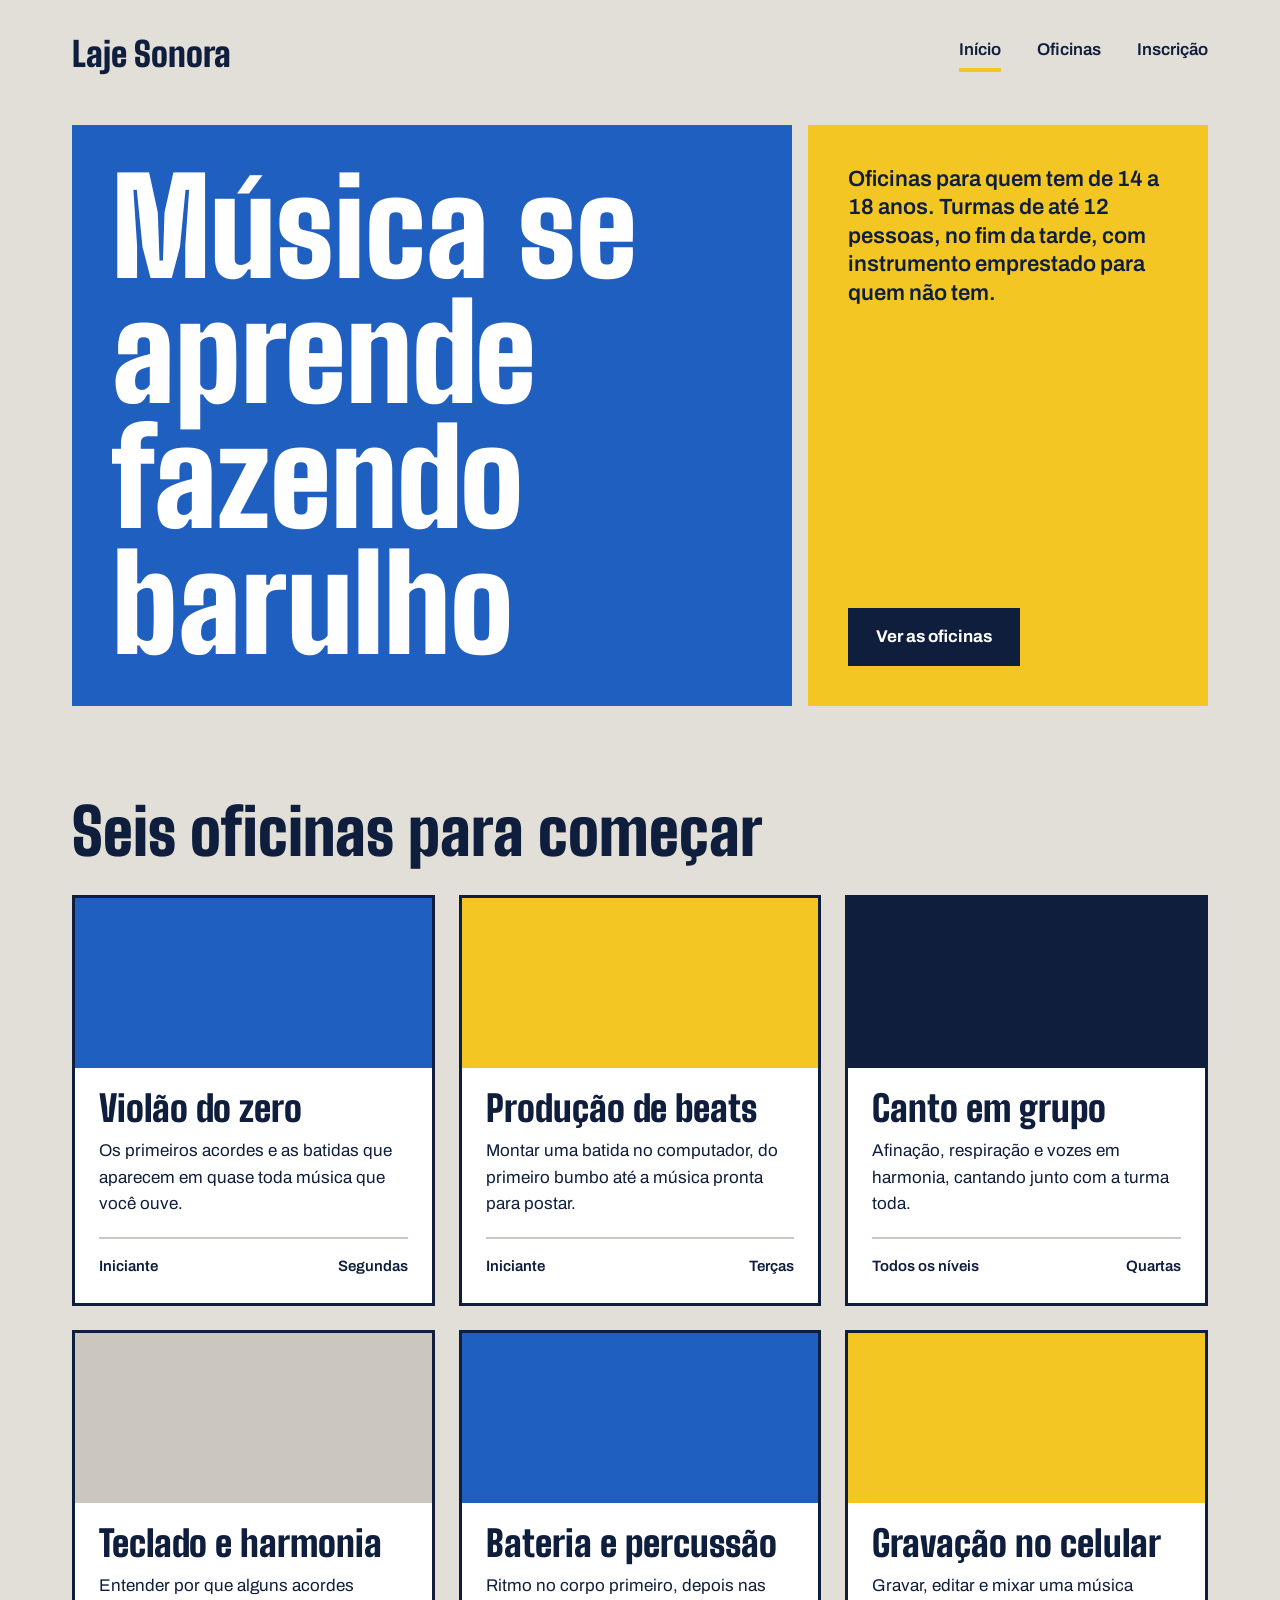
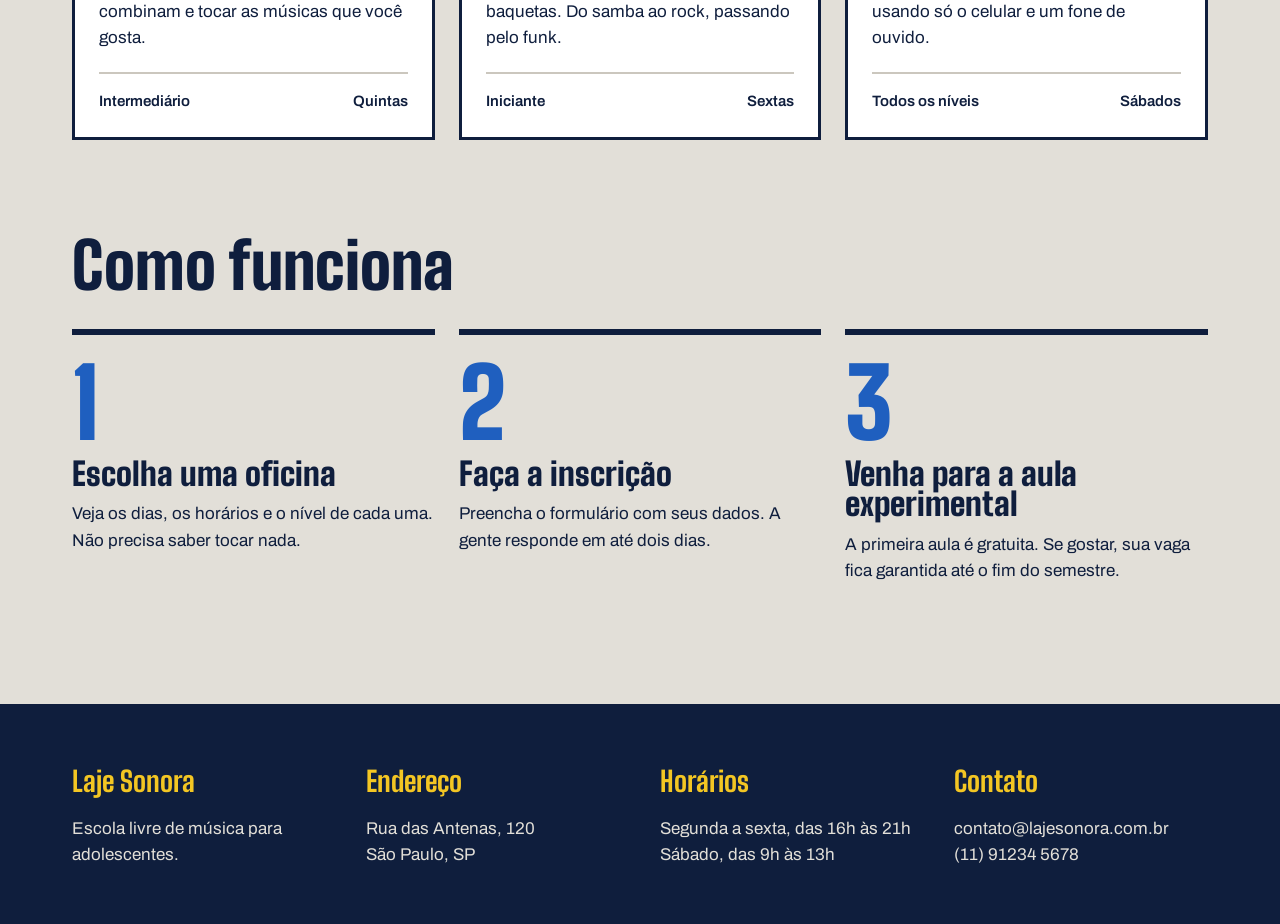
<file: index.html>
<!DOCTYPE html>
<html lang="pt-BR">
<head>
    <meta charset="UTF-8">
    <meta name="viewport" content="width=device-width, initial-scale=1.0">
    <title>Laje Sonora | Início</title>
    <link rel="preconnect" href="https://fonts.googleapis.com">
    <link rel="preconnect" href="https://fonts.gstatic.com" crossorigin>
    <link href="https://fonts.googleapis.com/css2?family=Archivo:wght@400;500;600;700&family=Big+Shoulders+Display:wght@600;700;800&display=swap" rel="stylesheet">
    <link rel="preconnect" href="https://fonts.googleapis.com">
    <link rel="preconnect" href="https://fonts.gstatic.com" crossorigin>
    <link href="https://fonts.googleapis.com/css2?family=Big+Shoulders:opsz,wght@10..72,100..900&display=swap" rel="stylesheet">
    <link rel="preconnect" href="https://fonts.googleapis.com">
    <link rel="preconnect" href="https://fonts.gstatic.com" crossorigin>
    <link href="https://fonts.googleapis.com/css2?family=Archivo:ital,wght@0,100..900;1,100..900&family=Big+Shoulders:opsz,wght@10..72,100..900&display=swap" rel="stylesheet">
    <link rel="stylesheet" href="index.css">
</head>
<body>

    <header class="conteudo topo">
        <a class="logo" href="index.html">Laje Sonora</a>

        <nav class="menu">
            <a class="atual" href="index.html">Início</a>
            <a href="oficinas.html">Oficinas</a>
            <a href="inscricao.html">Inscrição</a>
        </nav>
    </header>

    <main>
        <section class="conteudo cartazes">
            <div class="cartaz cartaz-principal">
                <h1>Música se aprende fazendo barulho</h1>
            </div>

            <div class="cartaz cartaz-lateral">
                <p>
                    Oficinas para quem tem de 14 a 18 anos.
                    Turmas de até 12 pessoas, no fim da tarde,
                    com instrumento emprestado para quem não tem.
                </p>

                <a class="botao" href="oficinas.html">Ver as oficinas</a>
            </div>
        </section>

        <section class="conteudo secao">
            <h2 class="titulo-secao">Seis oficinas para começar</h2>

            <div class="cards">

                <article class="card">
                    <div class="foto foto-azul"></div>
                    <div class="card-texto">
                        <h3>Violão do zero</h3>
                        <p>Os primeiros acordes e as batidas que aparecem em quase toda música que você ouve.</p>
                        <div class="card-info">
                            <span>Iniciante</span>
                            <span>Segundas</span>
                        </div>
                    </div>
                </article>

                <article class="card">
                    <div class="foto foto-amarela"></div>
                    <div class="card-texto">
                        <h3>Produção de beats</h3>
                        <p>Montar uma batida no computador, do primeiro bumbo até a música pronta para postar.</p>
                        <div class="card-info">
                            <span>Iniciante</span>
                            <span>Terças</span>
                        </div>
                    </div>
                </article>

                <article class="card">
                    <div class="foto foto-tinta"></div>
                    <div class="card-texto">
                        <h3>Canto em grupo</h3>
                        <p>Afinação, respiração e vozes em harmonia, cantando junto com a turma toda.</p>
                        <div class="card-info">
                            <span>Todos os níveis</span>
                            <span>Quartas</span>
                        </div>
                    </div>
                </article>

                <article class="card">
                    <div class="foto"></div>
                    <div class="card-texto">
                        <h3>Teclado e harmonia</h3>
                        <p>Entender por que alguns acordes combinam e tocar as músicas que você gosta.</p>
                        <div class="card-info">
                            <span>Intermediário</span>
                            <span>Quintas</span>
                        </div>
                    </div>
                </article>

                <article class="card">
                    <div class="foto foto-azul"></div>
                    <div class="card-texto">
                        <h3>Bateria e percussão</h3>
                        <p>Ritmo no corpo primeiro, depois nas baquetas. Do samba ao rock, passando pelo funk.</p>
                        <div class="card-info">
                            <span>Iniciante</span>
                            <span>Sextas</span>
                        </div>
                    </div>
                </article>

                <article class="card">
                    <div class="foto foto-amarela"></div>
                    <div class="card-texto">
                        <h3>Gravação no celular</h3>
                        <p>Gravar, editar e mixar uma música usando só o celular e um fone de ouvido.</p>
                        <div class="card-info">
                            <span>Todos os níveis</span>
                            <span>Sábados</span>
                        </div>
                    </div>
                </article>

            </div>
        </section>

        <section class="conteudo secao">
            <h2 class="titulo-secao">Como funciona</h2>

            <div class="passos">

                <div class="passo">
                    <p class="passo-numero">1</p>
                    <h3>Escolha uma oficina</h3>
                    <p>Veja os dias, os horários e o nível de cada uma. Não precisa saber tocar nada.</p>
                </div>

                <div class="passo">
                    <p class="passo-numero">2</p>
                    <h3>Faça a inscrição</h3>
                    <p>Preencha o formulário com seus dados. A gente responde em até dois dias.</p>
                </div>

                <div class="passo">
                    <p class="passo-numero">3</p>
                    <h3>Venha para a aula experimental</h3>
                    <p>A primeira aula é gratuita. Se gostar, sua vaga fica garantida até o fim do semestre.</p>
                </div>

            </div>
        </section>
    </main>

    <footer class="rodape">
        <div class="conteudo rodape-colunas">

            <div class="rodape-coluna">
                <h4>Laje Sonora</h4>
                <p>Escola livre de música para adolescentes.</p>
            </div>

            <div class="rodape-coluna">
                <h4>Endereço</h4>
                <p>Rua das Antenas, 120<br>São Paulo, SP</p>
            </div>

            <div class="rodape-coluna">
                <h4>Horários</h4>
                <p>Segunda a sexta, das 16h às 21h<br>Sábado, das 9h às 13h</p>
            </div>

            <div class="rodape-coluna">
                <h4>Contato</h4>
                <p>contato@lajesonora.com.br<br>(11) 91234 5678</p>
            </div>

        </div>
    </footer>

</body>
</html>
</file>
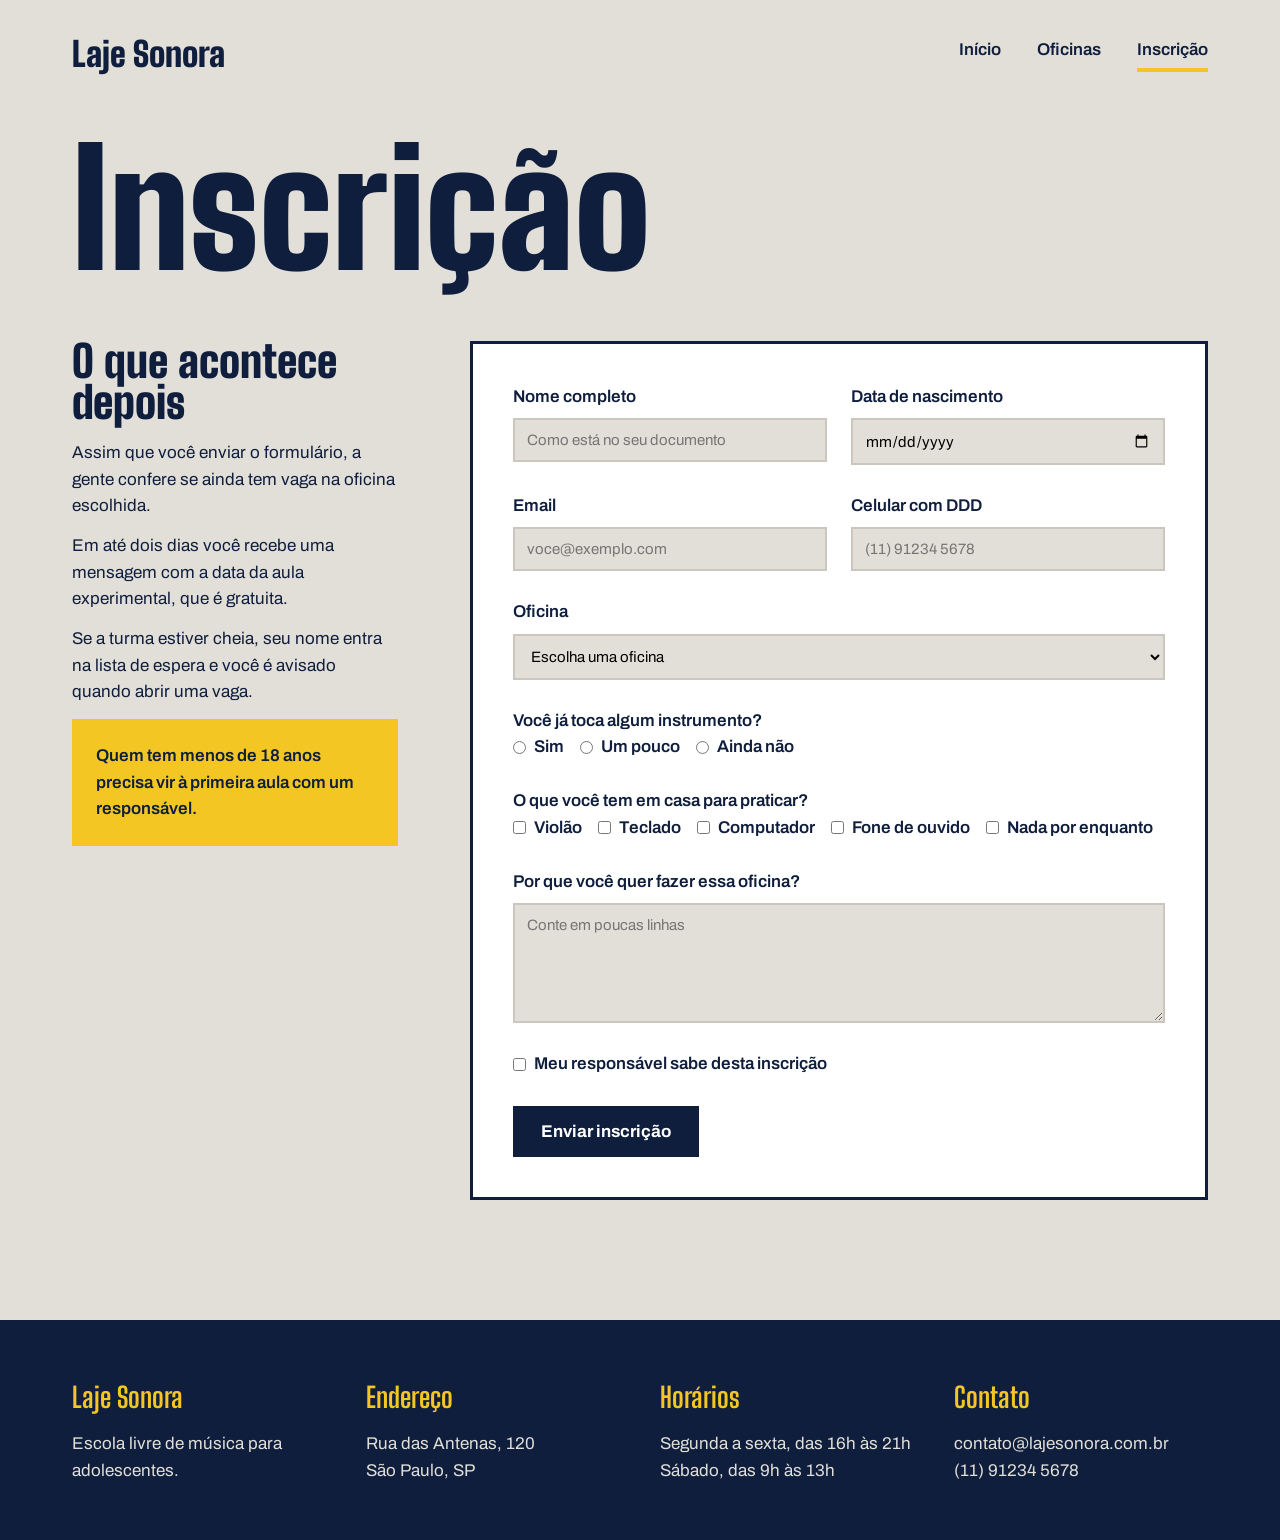
<file: inscricao.html>
<!DOCTYPE html>
<html lang="pt-BR">
<head>
    <meta charset="UTF-8">
    <meta name="viewport" content="width=device-width, initial-scale=1.0">
    <title>Laje Sonora | Inscrição</title>
    <link rel="preconnect" href="https://fonts.googleapis.com">
    <link rel="preconnect" href="https://fonts.gstatic.com" crossorigin>
    <link href="https://fonts.googleapis.com/css2?family=Archivo:ital,wght@0,100..900;1,100..900&family=Big+Shoulders+Display:wght@100..900&display=swap" rel="stylesheet">
    <link rel="stylesheet" href="inscricao.css">
</head>
<body>
    <header class="conteudo topo">
        <a href="index.html" class="logo">Laje Sonora</a>
        <nav class="menu">
            <a href="index.html">Início</a>
            <a href="oficinas.html">Oficinas</a>
            <a href="inscricao.html" class="atual">Inscrição</a>
        </nav>
    </header>

    <main class="conteudo">
        <h1 class="titulo-pagina">Inscrição</h1>
        <div class="inscricao">
            <section class="explicacao">
                <h2>O que acontece depois</h2>
                <p>Assim que você enviar o formulário, a gente confere se ainda tem vaga na oficina escolhida.</p>
                <p>Em até dois dias você recebe uma mensagem com a data da aula experimental, que é gratuita.</p>
                <p>Se a turma estiver cheia, seu nome entra na lista de espera e você é avisado quando abrir uma vaga.</p>
                <p class="aviso">Quem tem menos de 18 anos precisa vir à primeira aula com um responsável.</p>
            </section>

            <form class="formulario" action="#" method="post">
                <div class="linha">
                    <div class="campo">
                        <label for="nome">Nome completo</label>
                        <input type="text" id="nome" name="nome" placeholder="Como está no seu documento" required>
                    </div>
                    <div class="campo">
                        <label for="nascimento">Data de nascimento</label>
                        <input type="date" id="nascimento" name="nascimento" required>
                    </div>
                </div>

                <div class="linha">
                    <div class="campo">
                        <label for="email">Email</label>
                        <input type="email" id="email" name="email" placeholder="voce@exemplo.com" required>
                    </div>
                    <div class="campo">
                        <label for="telefone">Celular com DDD</label>
                        <input type="tel" id="telefone" name="telefone" placeholder="(11) 91234 5678" required>
                    </div>
                </div>

                <div class="campo">
                    <label for="oficina">Oficina</label>
                    <select id="oficina" name="oficina" required>
                        <option value="">Escolha uma oficina</option>
                        <option value="violao">Violão do zero</option>
                        <option value="beats">Produção de beats</option>
                        <option value="canto">Canto em grupo</option>
                        <option value="teclado">Teclado e harmonia</option>
                        <option value="bateria">Bateria e percussão</option>
                        <option value="gravacao">Gravação no celular</option>
                    </select>
                </div>

                <fieldset class="grupo">
                    <legend>Você já toca algum instrumento?</legend>
                    <div class="opcoes">
                        <div class="opcao">
                            <input type="radio" id="tocaSim" name="toca" value="sim">
                            <label for="tocaSim">Sim</label>
                        </div>
                        <div class="opcao">
                            <input type="radio" id="tocaPouco" name="toca" value="pouco">
                            <label for="tocaPouco">Um pouco</label>
                        </div>
                        <div class="opcao">
                            <input type="radio" id="tocaNao" name="toca" value="nao">
                            <label for="tocaNao">Ainda não</label>
                        </div>
                    </div>
                </fieldset>

                <fieldset class="grupo">
                    <legend>O que você tem em casa para praticar?</legend>
                    <div class="opcoes">
                        <div class="opcao">
                            <input type="checkbox" id="temViolao" name="tem" value="violao">
                            <label for="temViolao">Violão</label>
                        </div>
                        <div class="opcao">
                            <input type="checkbox" id="temTeclado" name="tem" value="teclado">
                            <label for="temTeclado">Teclado</label>
                        </div>
                        <div class="opcao">
                            <input type="checkbox" id="temComputador" name="tem" value="computador">
                            <label for="temComputador">Computador</label>
                        </div>
                        <div class="opcao">
                            <input type="checkbox" id="temFone" name="tem" value="fone">
                            <label for="temFone">Fone de ouvido</label>
                        </div>
                        <div class="opcao">
                            <input type="checkbox" id="temNada" name="tem" value="nada">
                            <label for="temNada">Nada por enquanto</label>
                        </div>
                    </div>
                </fieldset>

                <div class="campo">
                    <label for="motivo">Por que você quer fazer essa oficina?</label>
                    <textarea id="motivo" name="motivo" placeholder="Conte em poucas linhas"></textarea>
                </div>

                <div class="opcao">
                    <input type="checkbox" id="responsavel" name="responsavel" required>
                    <label for="responsavel">Meu responsável sabe desta inscrição</label>
                </div>

                <div>
                    <button class="botao" type="submit">Enviar inscrição</button>
                </div>
            </form>
        </div>
    </main>

    <footer class="rodape">
        <div class="conteudo rodape-colunas">
            <div class="rodape-coluna">
                <h4>Laje Sonora</h4>
                <p>Escola livre de música para adolescentes.</p>
            </div>
            <div class="rodape-coluna">
                <h4>Endereço</h4>
                <p>Rua das Antenas, 120<br>São Paulo, SP</p>
            </div>
            <div class="rodape-coluna">
                <h4>Horários</h4>
                <p>Segunda a sexta, das 16h às 21h<br>Sábado, das 9h às 13h</p>
            </div>
            <div class="rodape-coluna">
                <h4>Contato</h4>
                <p>contato@lajesonora.com.br<br>(11) 91234 5678</p>
            </div>
        </div>
    </footer>
</body>
</html>
</file>
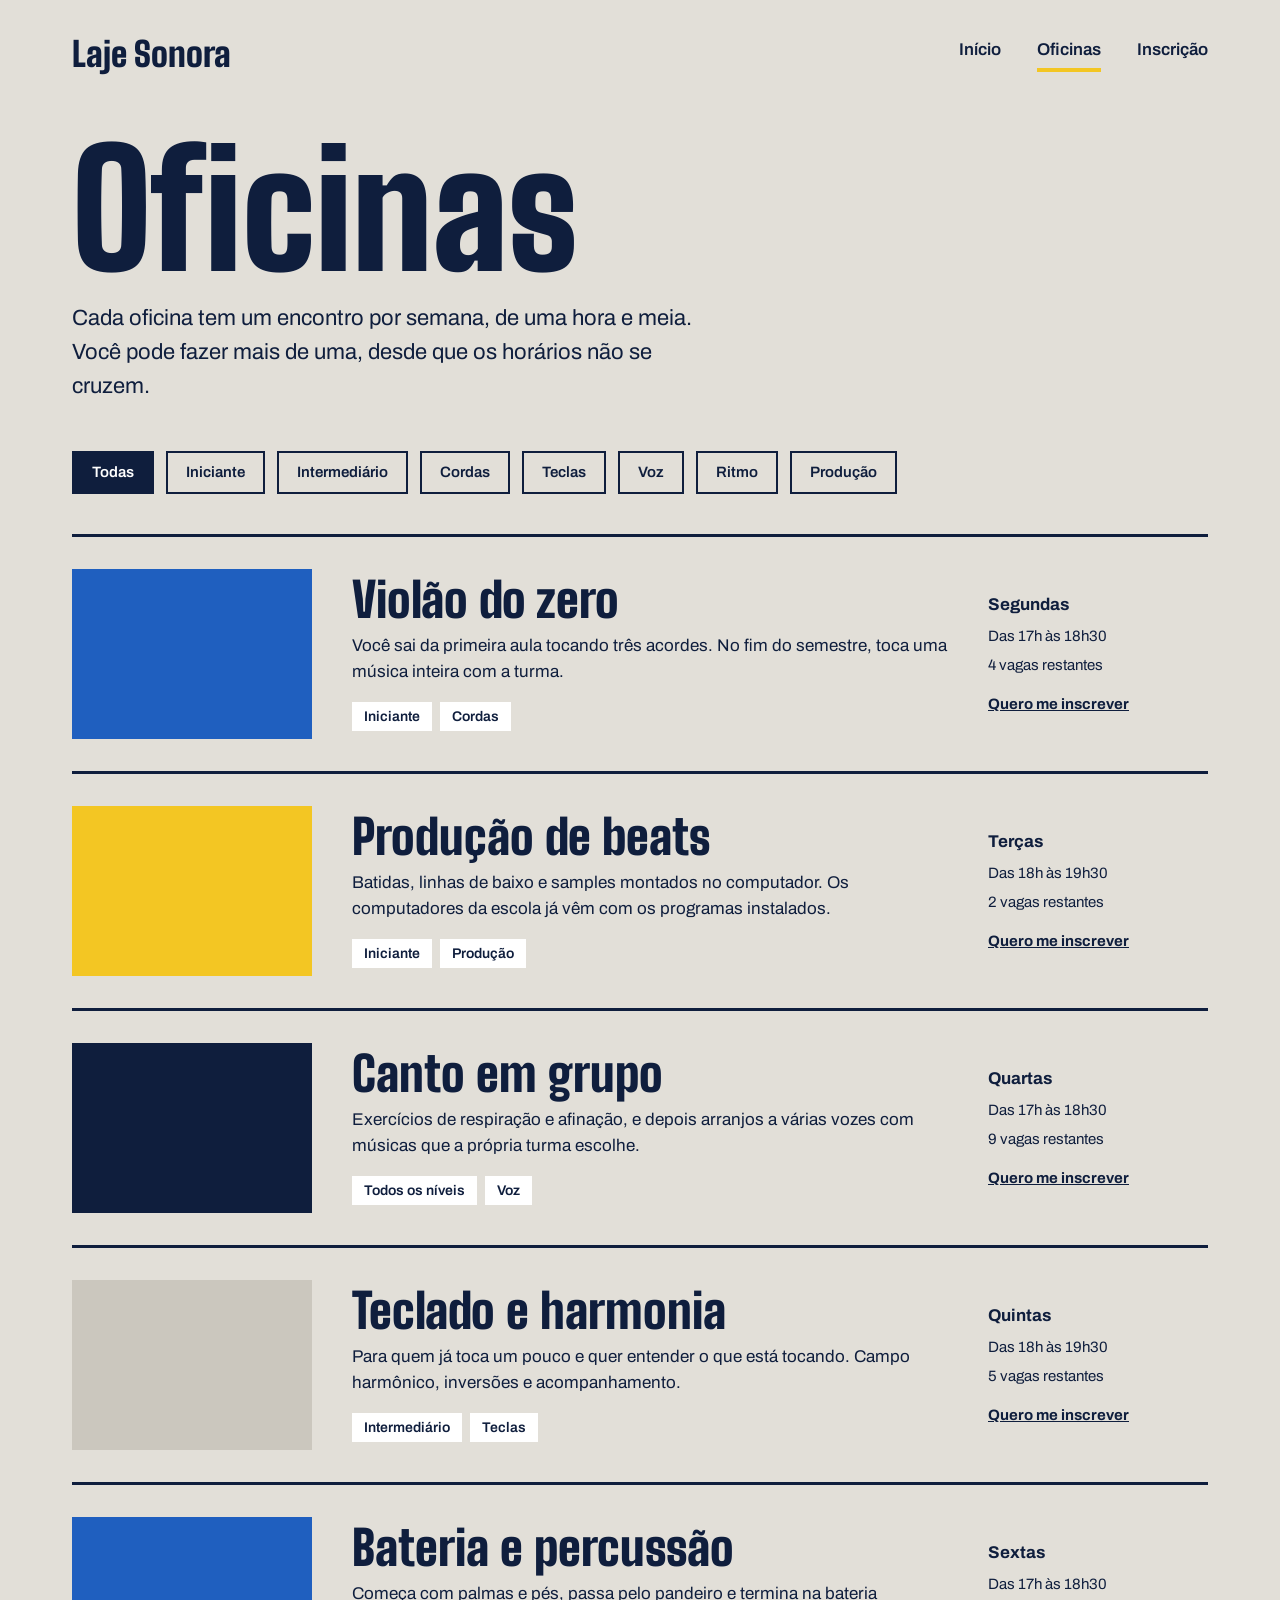
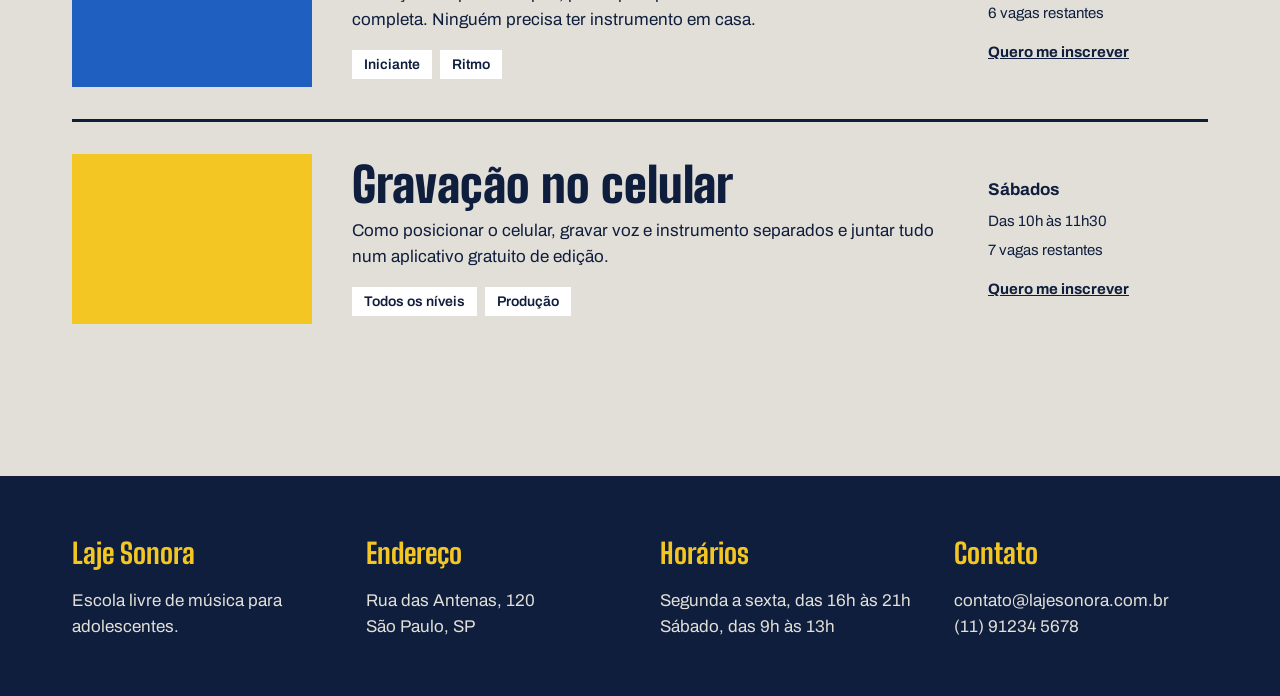
<file: oficinas.html>
<!DOCTYPE html>
<html lang="pt-BR">
<head>
    <meta charset="UTF-8">
    <meta name="viewport" content="width=device-width, initial-scale=1.0">
    <title>Laje Sonora | Oficinas</title>

    <link rel="preconnect" href="https://fonts.googleapis.com">
    <link rel="preconnect" href="https://fonts.gstatic.com" crossorigin>
    <link href="https://fonts.googleapis.com/css2?family=Archivo:wght@400;500;600;700&family=Big+Shoulders:opsz,wght@10..72,100..900&display=swap" rel="stylesheet">

    <link rel="stylesheet" href="oficinas.css">
</head>
<body>

    <header class="conteudo topo">
        <a class="logo" href="index.html">Laje Sonora</a>

        <nav class="menu">
            <a href="index.html">Início</a>
            <a class="atual" href="oficinas.html">Oficinas</a>
            <a href="inscricao.html">Inscrição</a>
        </nav>
    </header>

    <main class="conteudo">

        <h1 class="titulo-pagina">Oficinas</h1>

        <p class="subtitulo-pagina">
            Cada oficina tem um encontro por semana, de uma hora e meia.
            Você pode fazer mais de uma, desde que os horários não se cruzem.
        </p>

        <div class="filtros">
            <span class="filtro ativo">Todas</span>
            <span class="filtro">Iniciante</span>
            <span class="filtro">Intermediário</span>
            <span class="filtro">Cordas</span>
            <span class="filtro">Teclas</span>
            <span class="filtro">Voz</span>
            <span class="filtro">Ritmo</span>
            <span class="filtro">Produção</span>
        </div>

        <div class="lista">

            <article class="oficina">
                <div class="foto foto-azul"></div>
                <div class="oficina-texto">
                    <h2>Violão do zero</h2>
                    <p>Você sai da primeira aula tocando três acordes. No fim do semestre, toca uma música inteira com a turma.</p>
                    <div class="etiquetas">
                        <span class="etiqueta">Iniciante</span>
                        <span class="etiqueta">Cordas</span>
                    </div>
                </div>
                <div class="oficina-detalhes">
                    <strong>Segundas</strong>
                    <span>Das 17h às 18h30</span>
                    <span>4 vagas restantes</span>
                    <a href="inscricao.html">Quero me inscrever</a>
                </div>
            </article>

            <article class="oficina">
                <div class="foto foto-amarela"></div>
                <div class="oficina-texto">
                    <h2>Produção de beats</h2>
                    <p>Batidas, linhas de baixo e samples montados no computador. Os computadores da escola já vêm com os programas instalados.</p>
                    <div class="etiquetas">
                        <span class="etiqueta">Iniciante</span>
                        <span class="etiqueta">Produção</span>
                    </div>
                </div>
                <div class="oficina-detalhes">
                    <strong>Terças</strong>
                    <span>Das 18h às 19h30</span>
                    <span>2 vagas restantes</span>
                    <a href="inscricao.html">Quero me inscrever</a>
                </div>
            </article>

            <article class="oficina">
                <div class="foto foto-tinta"></div>
                <div class="oficina-texto">
                    <h2>Canto em grupo</h2>
                    <p>Exercícios de respiração e afinação, e depois arranjos a várias vozes com músicas que a própria turma escolhe.</p>
                    <div class="etiquetas">
                        <span class="etiqueta">Todos os níveis</span>
                        <span class="etiqueta">Voz</span>
                    </div>
                </div>
                <div class="oficina-detalhes">
                    <strong>Quartas</strong>
                    <span>Das 17h às 18h30</span>
                    <span>9 vagas restantes</span>
                    <a href="inscricao.html">Quero me inscrever</a>
                </div>
            </article>

            <article class="oficina">
                <div class="foto"></div>
                <div class="oficina-texto">
                    <h2>Teclado e harmonia</h2>
                    <p>Para quem já toca um pouco e quer entender o que está tocando. Campo harmônico, inversões e acompanhamento.</p>
                    <div class="etiquetas">
                        <span class="etiqueta">Intermediário</span>
                        <span class="etiqueta">Teclas</span>
                    </div>
                </div>
                <div class="oficina-detalhes">
                    <strong>Quintas</strong>
                    <span>Das 18h às 19h30</span>
                    <span>5 vagas restantes</span>
                    <a href="inscricao.html">Quero me inscrever</a>
                </div>
            </article>

            <article class="oficina">
                <div class="foto foto-azul"></div>
                <div class="oficina-texto">
                    <h2>Bateria e percussão</h2>
                    <p>Começa com palmas e pés, passa pelo pandeiro e termina na bateria completa. Ninguém precisa ter instrumento em casa.</p>
                    <div class="etiquetas">
                        <span class="etiqueta">Iniciante</span>
                        <span class="etiqueta">Ritmo</span>
                    </div>
                </div>
                <div class="oficina-detalhes">
                    <strong>Sextas</strong>
                    <span>Das 17h às 18h30</span>
                    <span>6 vagas restantes</span>
                    <a href="inscricao.html">Quero me inscrever</a>
                </div>
            </article>

            <article class="oficina">
                <div class="foto foto-amarela"></div>
                <div class="oficina-texto">
                    <h2>Gravação no celular</h2>
                    <p>Como posicionar o celular, gravar voz e instrumento separados e juntar tudo num aplicativo gratuito de edição.</p>
                    <div class="etiquetas">
                        <span class="etiqueta">Todos os níveis</span>
                        <span class="etiqueta">Produção</span>
                    </div>
                </div>
                <div class="oficina-detalhes">
                    <strong>Sábados</strong>
                    <span>Das 10h às 11h30</span>
                    <span>7 vagas restantes</span>
                    <a href="inscricao.html">Quero me inscrever</a>
                </div>
            </article>

        </div>
    </main>

    <footer class="rodape">
        <div class="conteudo rodape-colunas">

            <div class="rodape-coluna">
                <h4>Laje Sonora</h4>
                <p>Escola livre de música para adolescentes.</p>
            </div>

            <div class="rodape-coluna">
                <h4>Endereço</h4>
                <p>Rua das Antenas, 120<br>São Paulo, SP</p>
            </div>

            <div class="rodape-coluna">
                <h4>Horários</h4>
                <p>Segunda a sexta, das 16h às 21h<br>Sábado, das 9h às 13h</p>
            </div>

            <div class="rodape-coluna">
                <h4>Contato</h4>
                <p>contato@lajesonora.com.br<br>(11) 91234 5678</p>
            </div>

        </div>
    </footer>

</body>
</html>
</file>
<file: index.css>
* {
    margin: 0;
    padding: 0;
    box-sizing: border-box;
  }
  
  :root {
    --concreto: #E2DFD8;
    --concreto-escuro: #CBC7BE;
    --tinta: #0F1E3D;
    --caixa-dagua: #1F5FBF;
    --fita: #F3C623;
    --branco: #FFFFFF;
  
    --fonte-cartaz: "Big Shoulders", "Arial Narrow", sans-serif;
    --fonte-texto: "Archivo", Arial, sans-serif;
  }
  
  body {
    background-color: var(--concreto);
    color: var(--tinta);
    font-family: var(--fonte-texto);
    font-size: 17px;
    line-height: 1.55;
  }
  
  a {
    color: inherit;
  }

  h1,h2,h3 {
    font-family: var(--fonte-cartaz);
    font-weight: 900;
    line-height: 0.95;
  }
  
  .conteudo {
    max-width: 1200px;
    margin-inline: auto;
    padding-inline: 32px;
  }
  
  .topo {
    padding-block: 28px;
    display: flex;
    justify-content: space-between;
    align-items: center;
  }
  
  .logo {
    font-family: var(--fonte-cartaz);
    font-size: 34px;
    font-weight: 900;
    text-decoration: none;
  }
  
  .menu {
    display: flex;
    gap: 36px;
  }
  
  .menu a {
    font-weight: 600;
    text-decoration: none;
    padding-bottom: 4px;
    border-bottom: 4px solid transparent;
  }
  
  .menu a:hover {
    border-bottom-color: var(--tinta);
  }
  
  .menu a.atual {
    border-bottom-color: var(--fita);
  }
 
  .cartazes {
    margin-top: 16px;
    display: flex;
    gap: 16px;
  }
  
  .cartaz {
    padding: 40px;
  }
  
  .cartaz-principal {
    background-color: var(--caixa-dagua);
    color: var(--branco);
    flex: 2;
  }
  
  .cartaz-principal h1 {
    font-size: 132px;
    max-width: 9ch;
  }
  
  .cartaz-lateral {
    background-color: var(--fita);
    flex: 1;
    display: flex;
    flex-direction: column;
    justify-content: space-between;
    gap: 32px;
    align-items: flex-start;
  }
  
  .cartaz-lateral p {
    font-size: 22px;
    font-weight: 600;
    line-height: 1.3;
  }
  
  .botao {
    background-color: var(--tinta);
    color: var(--branco);
    font-weight: 700;
    text-decoration: none;
    padding: 16px 28px;
    border: none;
    font-family: var(--fonte-texto);
    font-size: 17px;
    cursor: pointer;
  }
  
  .botao:hover {
    background-color: var(--caixa-dagua);
  }

  .secao {
    margin-top: 96px;
  }
  
  .titulo-secao {
    font-size: 64px;
    margin-bottom: 32px;
  }
  
  .cards {
    display: flex;
    flex-wrap: wrap;
    gap: 24px;
  }
  
  .card {
    background-color: var(--branco);
    border: 3px solid var(--tinta);
    flex: 1 1 340px;
  }
  
  .card .foto {
    height: 170px;
  }
  
  .foto {
    background-color: var(--concreto-escuro);
  }
  
  .foto-azul {
    background-color: var(--caixa-dagua);
  }
  
  .foto-amarela {
    background-color: var(--fita);
  }
  
  .foto-tinta {
    background-color: var(--tinta);
  }
  
  .card-texto {
    padding: 24px;
  }
  
  .card h3 {
    font-size: 36px;
    margin-bottom: 12px;
  }
  
  .card-info {
    margin-top: 20px;
    padding-top: 16px;
    border-top: 2px solid var(--concreto-escuro);
    font-weight: 600;
    font-size: 15px;
    display: flex;
    justify-content: space-between;
  }
  
  .passos {
    display: flex;
    gap: 24px;
  }
  
  .passo {
    border-top: 6px solid var(--tinta);
    padding-top: 20px;
    flex: 1;
  }
  
  .passo-numero {
    font-family: var(--fonte-cartaz);
    font-size: 96px;
    font-weight: 900;
    line-height: 1;
    color: var(--caixa-dagua);
  }
  
  .passo h3 {
    font-size: 32px;
    margin-block: 8px 12px;
  }
  
  .rodape {
    margin-top: 120px;
    background-color: var(--tinta);
    color: var(--concreto);
    padding-block: 56px;
  }
  
  .rodape-colunas {
    display: flex;
    gap: 40px;
  }
  
  .rodape-coluna {
    flex: 1;
  }
  
  .rodape h4 {
    font-family: var(--fonte-cartaz);
    font-size: 28px;
    color: var(--fita);
    margin-bottom: 12px;
  }
</file>
<file: inscricao.css>
* {
    margin: 0;
    padding: 0;
    box-sizing: border-box;
}

:root {
    --concreto: #E2DFD8;
    --concreto-escuro: #CBC7BE;
    --tinta: #0F1E3D;
    --caixa-dagua: #1F5FBF;
    --fita: #F3C623;
    --branco: #FFFFFF;

    --fonte-cartaz: "Big Shoulders Display", "Arial Narrow", sans-serif;
    --fonte-texto: "Archivo", Arial, sans-serif;
}

body {
    background-color: var(--concreto);
    color: var(--tinta);
    font-family: var(--fonte-texto);
    font-size: 17px;
    line-height: 1.55;
}

a {
    color: inherit;
}

h1, h2, h3 {
    font-family: var(--fonte-cartaz);
    font-weight: 900;
    line-height: 0.95;
}

.conteudo {
    max-width: 1200px;
    margin-inline: auto;
    padding-inline: 32px;
}

.topo {
    padding-block: 28px;
    display: flex;
    justify-content: space-between;
    align-items: center;
}

.logo {
    font-family: var(--fonte-cartaz);
    font-size: 34px;
    font-weight: 900;
    text-decoration: none;
}

.menu {
    display: flex;
    gap: 36px;
}

.menu a {
    font-weight: 600;
    text-decoration: none;
    padding-bottom: 4px;
    border-bottom: 4px solid transparent;
}

.menu a:hover {
    border-bottom-color: var(--tinta);
}

.menu a.atual {
    border-bottom-color: var(--fita);
}

.rodape {
    margin-top: 120px;
    background-color: var(--tinta);
    color: var(--concreto);
    padding-block: 56px;
}

.rodape-colunas {
    display: flex;
    justify-content: space-between;
    gap: 40px;
}

.rodape-coluna {
    flex: 1;
}

.rodape h4 {
    font-family: var(--fonte-cartaz);
    font-size: 28px;
    color: var(--fita);
    margin-bottom: 12px;
}

.titulo-pagina {
    font-size: 160px;
    margin-top: 24px;
}

.botao {
    display: inline-block;
    background-color: var(--tinta);
    color: var(--branco);
    font-weight: 700;
    text-decoration: none;
    padding: 16px 28px;
    border: none;
    font-family: var(--fonte-texto);
    font-size: 17px;
    cursor: pointer;
}

.botao:hover {
    background-color: var(--caixa-dagua);
}

.inscricao {
    margin-top: 56px;
    display: flex;
    gap: 72px;
}

.explicacao {
    flex: 1;
}

.explicacao h2 {
    font-size: 44px;
    margin-bottom: 16px;
}

.explicacao p + p {
    margin-top: 14px;
}

.aviso {
    margin-top: 32px;
    padding: 24px;
    background-color: var(--fita);
    font-weight: 600;
}

.formulario {
    background-color: var(--branco);
    border: 3px solid var(--tinta);
    padding: 40px;
    flex: 2;
    display: flex;
    flex-direction: column;
    gap: 28px;
}

.linha {
    display: flex;
    gap: 24px;
}

.campo {
    flex: 1;
    display: flex;
    flex-direction: column;
    gap: 8px;
}

.grupo {
    display: flex;
    flex-direction: column;
    gap: 12px;
    border: 0;
    margin: 0;
    padding: 0;
}

.opcoes {
    display: flex;
    flex-wrap: wrap;
    gap: 16px;
}

.opcao {
    display: flex;
    align-items: center;
    gap: 8px;
}

.campo input,
.campo select,
.campo textarea {
    width: 100%;
    padding: 12px;
    border: 2px solid var(--concreto-escuro);
    background-color: var(--concreto);
    font-family: var(--fonte-texto);
    font-size: 15px;
}

.campo input:focus,
.campo select:focus,
.campo textarea:focus {
    border-color: var(--tinta);
    outline: none;
}

.campo textarea {
    height: 120px;
    resize: vertical;
}

label,
legend {
    font-weight: 600;
}
</file>
<file: oficinas.css>
* {
    margin: 0;
    padding: 0;
    box-sizing: border-box;
}

:root {
    --concreto: #E2DFD8;
    --concreto-escuro: #CBC7BE;
    --tinta: #0F1E3D;
    --caixa-dagua: #1F5FBF;
    --fita: #F3C623;
    --branco: #FFFFFF;

    --fonte-cartaz: "Big Shoulders", "Arial Narrow", sans-serif;
    --fonte-texto: "Archivo", Arial, sans-serif;
}

body {
    background-color: var(--concreto);
    color: var(--tinta);
    font-family: var(--fonte-texto);
    font-size: 17px;
    line-height: 1.55;
}

a {
    color: inherit;
}

h1,
h2,
h3 {
    font-family: var(--fonte-cartaz);
    font-weight: 900;
    line-height: 0.95;
}

.conteudo {
    max-width: 1200px;
    margin-inline: auto;
    padding-inline: 32px;
}

.topo {
    padding-block: 28px;
    display: flex;
    justify-content: space-between;
    align-items: center;
}

.logo {
    font-family: var(--fonte-cartaz);
    font-size: 34px;
    font-weight: 900;
    text-decoration: none;
}

.menu {
    display: flex;
    gap: 36px;
}

.menu a {
    font-weight: 600;
    text-decoration: none;
    padding-bottom: 4px;
    border-bottom: 4px solid transparent;
}

.menu a:hover {
    border-bottom-color: var(--tinta);
}

.menu a.atual {
    border-bottom-color: var(--fita);
}

.foto {
    background-color: var(--concreto-escuro);
}

.foto-azul {
    background-color: var(--caixa-dagua);
}

.foto-amarela {
    background-color: var(--fita);
}

.foto-tinta {
    background-color: var(--tinta);
}

.titulo-pagina {
    font-size: 160px;
    margin-top: 24px;
}

.subtitulo-pagina {
    font-size: 22px;
    max-width: 640px;
    margin-top: 16px;
}

.filtros {
    margin-top: 48px;
    display: flex;
    flex-wrap: wrap;
    gap: 12px;
}

.filtro {
    border: 2px solid var(--tinta);
    padding: 8px 18px;
    font-weight: 600;
    font-size: 15px;
}

.filtro.ativo {
    background-color: var(--tinta);
    color: var(--branco);
}

.lista {
    margin-top: 40px;
}

.oficina {
    padding-block: 32px;
    border-top: 3px solid var(--tinta);
    display: flex;
    align-items: center;
    gap: 40px;
}

.oficina .foto {
    width: 240px;
    height: 170px;
    flex-shrink: 0;
}

.oficina-texto {
    flex: 1;
}

.oficina h2 {
    font-size: 48px;
    margin-bottom: 10px;
}

.etiquetas {
    margin-top: 16px;
    display: flex;
    gap: 8px;
    flex-wrap: wrap;
}

.etiqueta {
    background-color: var(--branco);
    padding: 4px 12px;
    font-size: 14px;
    font-weight: 600;
}

.oficina-detalhes {
    width: 220px;
    flex-shrink: 0;
    font-size: 15px;
    display: flex;
    flex-direction: column;
    gap: 6px;
}

.oficina-detalhes strong {
    font-size: 17px;
}

.oficina-detalhes a {
    margin-top: 10px;
    font-weight: 700;
}

.rodape {
    margin-top: 120px;
    background-color: var(--tinta);
    color: var(--concreto);
    padding-block: 56px;
}

.rodape-colunas {
    display: flex;
    gap: 40px;
}

.rodape-coluna {
    flex: 1;
}

.rodape h4 {
    font-family: var(--fonte-cartaz);
    font-size: 28px;
    color: var(--fita);
    margin-bottom: 12px;
}

@media (max-width: 850px) {
    .titulo-pagina {
        font-size: 110px;
    }

    .oficina {
        flex-wrap: wrap;
        gap: 24px;
    }

    .oficina-texto {
        min-width: 250px;
    }

    .oficina-detalhes {
        width: 100%;
    }

    .rodape-colunas {
        flex-wrap: wrap;
    }
}

@media (max-width: 600px) {
    .topo {
        flex-direction: column;
        gap: 20px;
    }

    .menu {
        gap: 18px;
        flex-wrap: wrap;
    }

    .titulo-pagina {
        font-size: 76px;
    }

    .subtitulo-pagina {
        font-size: 18px;
    }

    .oficina .foto {
        width: 100%;
    }

    .oficina h2 {
        font-size: 38px;
    }
}
</file>
